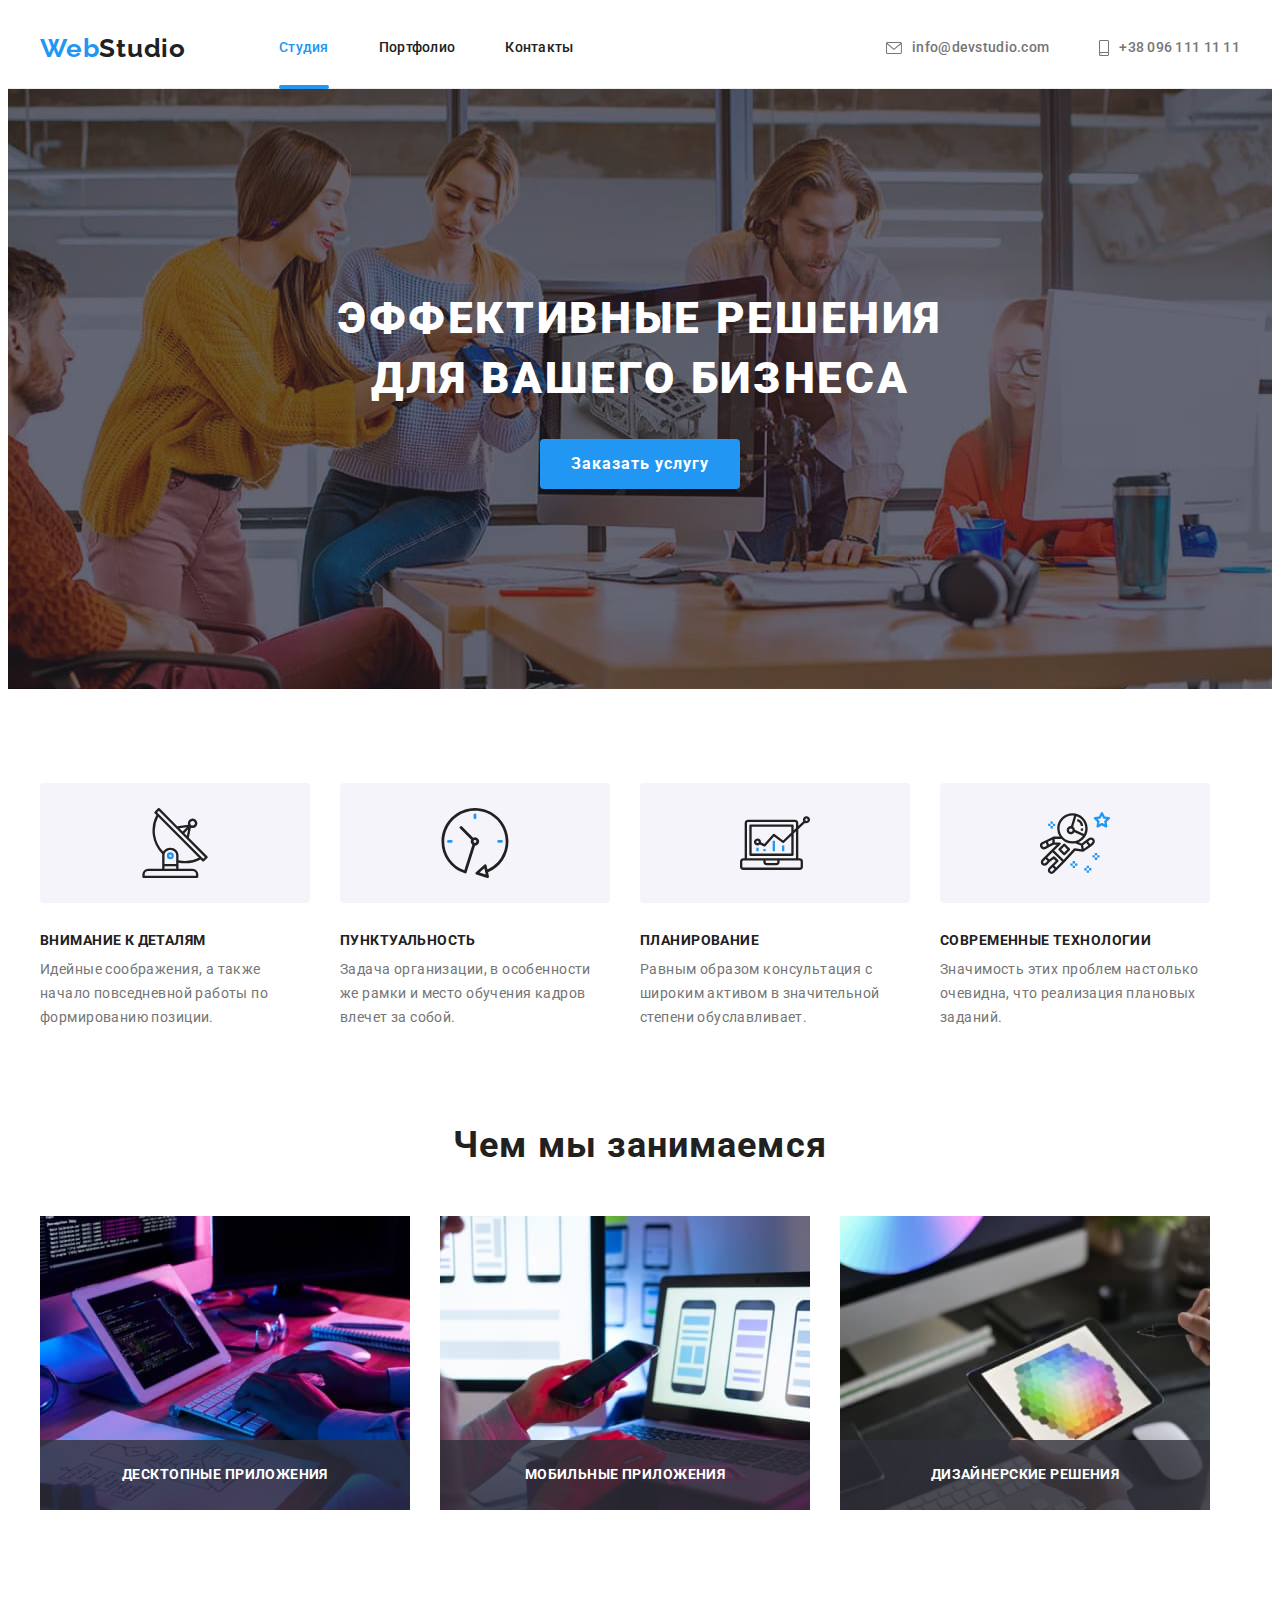
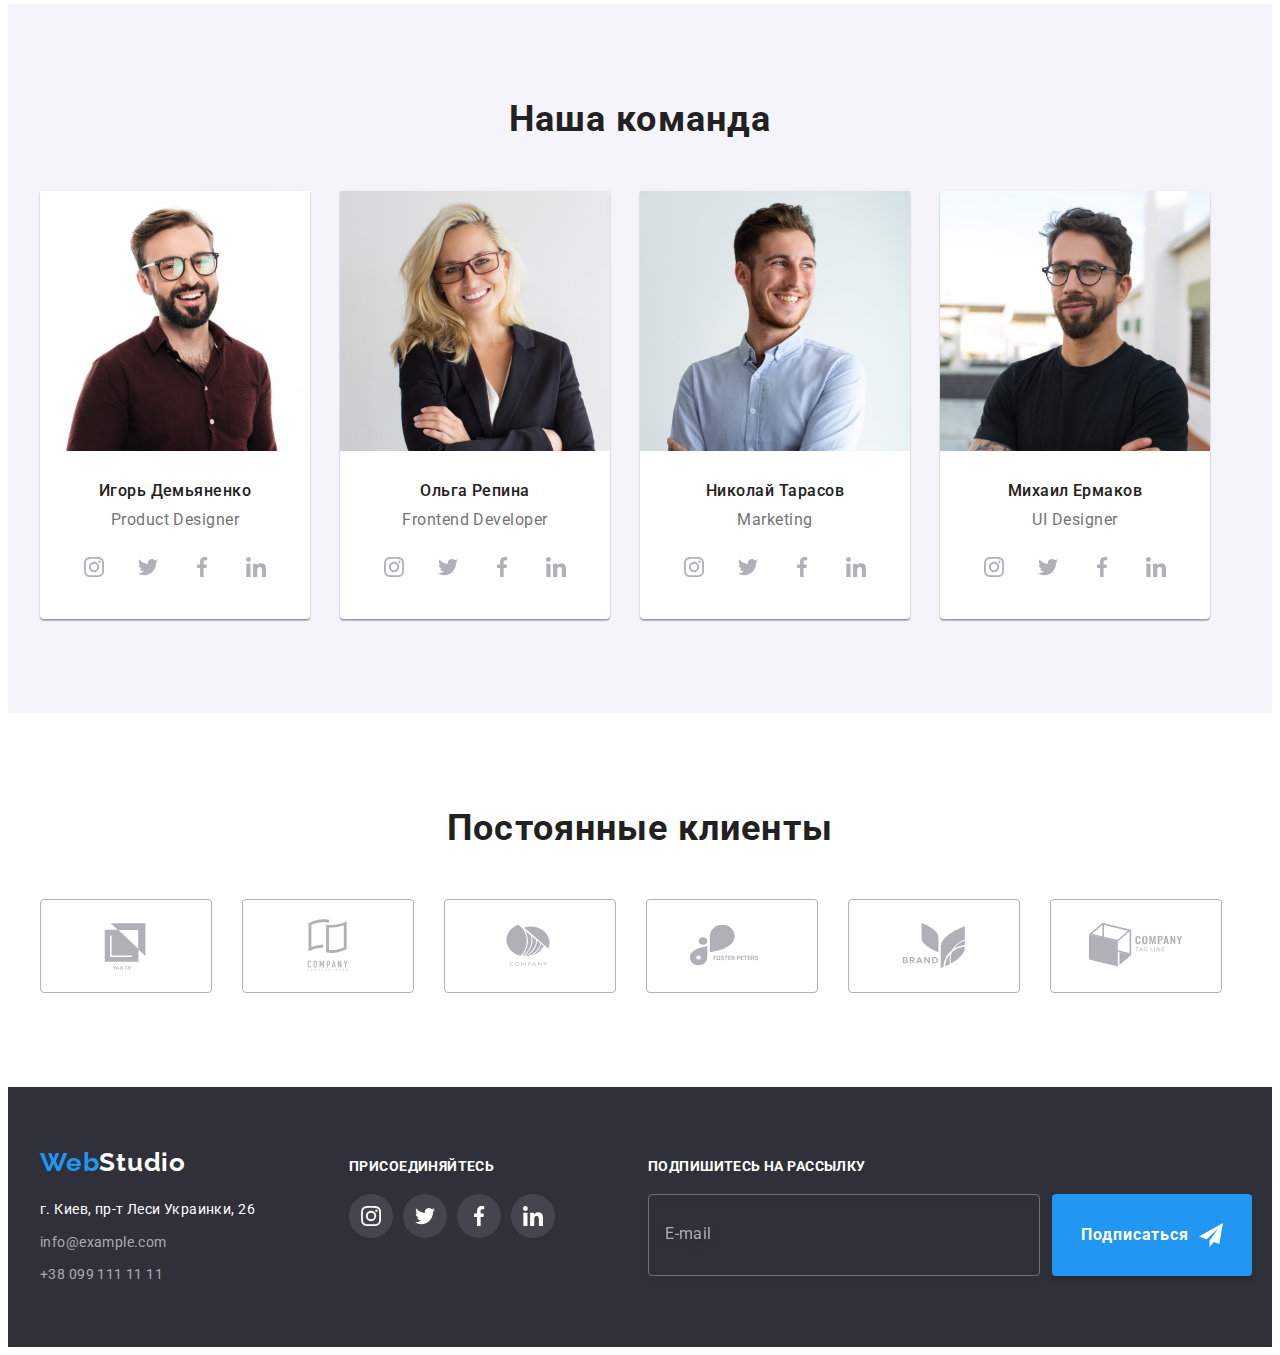
<file: index.html>
<!DOCTYPE html>
<html lang="ru">
  <head>
    <meta charset="UTF-8" />
    <meta http-equiv="X-UA-Compatible" content="IE=edge" />
    <meta name="viewport" content="width=device-width, initial-scale=1.0" />
    <title>Studio</title>
    <link rel="preconnect" href="https://fonts.googleapis.com" />
    <link rel="preconnect" href="https://fonts.gstatic.com" crossorigin />
    <link
      href="https://fonts.googleapis.com/css2?family=Raleway:wght@700&family=Roboto:wght@400;500;700;900&display=swap"
      rel="stylesheet"
    />
    <link
      rel="stylesheet"
      href="https://cdnjs.cloudflare.com/ajax/libs/modern-normalize/1.1.0/modern-normalize.min.css"
      integrity="sha512-wpPYUAdjBVSE4KJnH1VR1HeZfpl1ub8YT/NKx4PuQ5NmX2tKuGu6U/JRp5y+Y8XG2tV+wKQpNHVUX03MfMFn9Q=="
      crossorigin="anonymous"
      referrerpolicy="no-referrer"
    />
    <link rel="stylesheet" href="./css/styles.css" />
  </head>
  <body>
    <header class="section-header">
      <div class="container header">
        <a href="./index.html" class="logo"><span class="logo-color">Web</span>Studio</a>
        <nav class="navigation">
          <ul class="list">
            <li class="list-item"><a class="link current" href="./index.html">Студия</a></li>
            <li class="list-item"><a class="link" href="./portfolio.html">Портфолио</a></li>
            <li class="list-item"><a class="link" href="">Контакты</a></li>
          </ul>
        </nav>
        <ul class="contacts list">
          <li class="list-item">
            <a href="mailto:info@devstudio.com" class="link"
              ><svg class="mail-icon">
                <use href="./images/icons.svg#icon-mail"></use></svg
              >info@devstudio.com</a
            >
          </li>
          <li class="list-item">
            <a href="tel:+380961111111" class="link"
              ><svg class="smartphone-icon">
                <use href="./images/icons.svg#icon-smartphone"></use></svg
              >+38 096 111 11 11</a
            >
          </li>
        </ul>
      </div>
    </header>
    <main>
      <section class="section-hero">
        <div class="container">
          <h1 class="hero">
            Эффективные решения<br />
            для вашего бизнеса
          </h1>
          <button class="hero-button" type="button" data-modal-open>Заказать услугу</button>
        </div>
      </section>
      <section class="section-benefits">
        <div class="container">
          <h2 class="title visually-hidden">Преимущества</h2>
          <ul class="list list-benefits">
            <li class="list-item">
              <div class="benefits-item-thumb">
                <svg class="icon"><use href="./images/icons.svg#icon-antenna"></use></svg>
              </div>
              <h3 class="subtitle">Внимание к деталям</h3>
              <p class="text">
                Идейные соображения, а также начало повседневной работы по формированию позиции.
              </p>
            </li>
            <li class="list-item">
              <div class="benefits-item-thumb">
                <svg class="icon"><use href="./images/icons.svg#icon-clock"></use></svg>
              </div>
              <h3 class="subtitle">Пунктуальность</h3>
              <p class="text">
                Задача организации, в особенности же рамки и место обучения кадров влечет за собой.
              </p>
            </li>
            <li class="list-item">
              <div class="benefits-item-thumb">
                <svg class="icon"><use href="./images/icons.svg#icon-diagram"></use></svg>
              </div>
              <h3 class="subtitle">Планирование</h3>
              <p class="text">
                Равным образом консультация с широким активом в значительной степени обуславливает.
              </p>
            </li>
            <li class="list-item">
              <div class="benefits-item-thumb">
                <svg class="icon"><use href="./images/icons.svg#icon-astronaut"></use></svg>
              </div>
              <h3 class="subtitle">Современные технологии</h3>
              <p class="text">
                Значимость этих проблем настолько очевидна, что реализация плановых заданий.
              </p>
            </li>
          </ul>
        </div>
      </section>
      <section class="section-about">
        <div class="container">
          <h2 class="title">Чем мы занимаемся</h2>
          <ul class="list list-about">
            <li class="list-item">
              <div class="thumb">
                <img
                  class="about-img"
                  src="./images/img.jpg"
                  alt="Руки печатают на клавитуре"
                  width="370"
                />
                <div class="about-text-thumb">
                  <p class="about-text">Десктопные приложения</p>
                </div>
              </div>
            </li>
            <li class="list-item">
              <div class="thumb">
                <img
                  class="about-img"
                  src="./images/box2.jpg"
                  alt="Руки, ноутбук и телефон"
                  width="370"
                />
                <div class="about-text-thumb">
                  <p class="about-text">Мобильные приложения</p>
                </div>
              </div>
            </li>
            <li class="list-item">
              <div class="thumb">
                <img
                  class="about-img"
                  src="./images/box3.jpg"
                  alt="Планшет и стилус в руках"
                  width="370"
                />
                <div class="about-text-thumb">
                  <p class="about-text">Дизайнерские решения</p>
                </div>
              </div>
            </li>
          </ul>
        </div>
      </section>
      <section class="section-team">
        <div class="container">
          <h2 class="title">Наша команда</h2>
          <ul class="list list-team">
            <li class="list-item">
              <img
                class="team-img"
                src="./images/team1.jpg"
                alt="Портрет Игорь Демьяненко"
                width="270"
                height="260"
              />
              <div class="list-team-text">
                <h3 class="name">Игорь Демьяненко</h3>
                <p class="position">Product Designer</p>
                <div class="team-thumb">
                  <a class="link" href=""
                    ><svg class="team-icon">
                      <use href="./images/icons.svg#icon-instagram"></use></svg
                  ></a>
                  <a class="link" href=""
                    ><svg class="team-icon">
                      <use href="./images/icons.svg#icon-twitter"></use></svg
                  ></a>
                  <a class="link" href=""
                    ><svg class="team-icon">
                      <use href="./images/icons.svg#icon-facebook"></use></svg
                  ></a>
                  <a class="link" href=""
                    ><svg class="team-icon">
                      <use href="./images/icons.svg#icon-linkedin"></use></svg
                  ></a>
                </div>
              </div>
            </li>
            <li class="list-item">
              <img
                class="team-img"
                src="./images/team2.jpg"
                alt="Портрет Ольга Репина"
                width="270"
                height="260"
              />
              <div class="list-team-text">
                <h3 class="name">Ольга Репина</h3>
                <p class="position">Frontend Developer</p>
                <div class="team-thumb">
                  <a class="link" href=""
                    ><svg class="team-icon">
                      <use href="./images/icons.svg#icon-instagram"></use></svg
                  ></a>
                  <a class="link" href=""
                    ><svg class="team-icon">
                      <use href="./images/icons.svg#icon-twitter"></use></svg
                  ></a>
                  <a class="link" href=""
                    ><svg class="team-icon">
                      <use href="./images/icons.svg#icon-facebook"></use></svg
                  ></a>
                  <a class="link" href=""
                    ><svg class="team-icon">
                      <use href="./images/icons.svg#icon-linkedin"></use></svg
                  ></a>
                </div>
              </div>
            </li>
            <li class="list-item">
              <img
                class="team-img"
                src="./images/team3.jpg"
                alt="Портрет Николай Тарасов"
                width="270"
                height="260"
              />
              <div class="list-team-text">
                <h3 class="name">Николай Тарасов</h3>
                <p class="position">Marketing</p>
                <div class="team-thumb">
                  <a class="link" href=""
                    ><svg class="team-icon">
                      <use href="./images/icons.svg#icon-instagram"></use></svg
                  ></a>
                  <a class="link" href=""
                    ><svg class="team-icon">
                      <use href="./images/icons.svg#icon-twitter"></use></svg
                  ></a>
                  <a class="link" href=""
                    ><svg class="team-icon">
                      <use href="./images/icons.svg#icon-facebook"></use></svg
                  ></a>
                  <a class="link" href=""
                    ><svg class="team-icon">
                      <use href="./images/icons.svg#icon-linkedin"></use></svg
                  ></a>
                </div>
              </div>
            </li>
            <li class="list-item">
              <img
                class="team-img"
                src="./images/team4.jpg"
                alt="Портрет Михаил Ермаков"
                width="270"
                height="260"
              />
              <div class="list-team-text">
                <h3 class="name">Михаил Ермаков</h3>
                <p class="position">UI Designer</p>
                <div class="team-thumb">
                  <a class="link" href=""
                    ><svg class="team-icon">
                      <use href="./images/icons.svg#icon-instagram"></use></svg
                  ></a>
                  <a class="link" href=""
                    ><svg class="team-icon">
                      <use href="./images/icons.svg#icon-twitter"></use></svg
                  ></a>
                  <a class="link" href=""
                    ><svg class="team-icon">
                      <use href="./images/icons.svg#icon-facebook"></use></svg
                  ></a>
                  <a class="link" href=""
                    ><svg class="team-icon">
                      <use href="./images/icons.svg#icon-linkedin"></use></svg
                  ></a>
                </div>
              </div>
            </li>
          </ul>
        </div>
      </section>
      <section class="section-clients">
        <div class="container">
          <h2 class="title">Постоянные клиенты</h2>
          <ul class="list clients-list">
            <li class="list-item">
              <a class="link" href="">
                <svg class="clients-icon">
                  <use href="./images/icons.svg#icon-logo1"></use>
                </svg>
              </a>
            </li>
            <li class="list-item">
              <a class="link" href="">
                <svg class="clients-icon">
                  <use href="./images/icons.svg#icon-logo2"></use>
                </svg>
              </a>
            </li>
            <li class="list-item">
              <a class="link" href="">
                <svg class="clients-icon">
                  <use href="./images/icons.svg#icon-logo3"></use>
                </svg>
              </a>
            </li>
            <li class="list-item">
              <a class="link" href="">
                <svg class="clients-icon">
                  <use href="./images/icons.svg#icon-logo4"></use>
                </svg>
              </a>
            </li>
            <li class="list-item">
              <a class="link" href="">
                <svg class="clients-icon">
                  <use href="./images/icons.svg#icon-logo5"></use>
                </svg>
              </a>
            </li>
            <li class="list-item">
              <a class="link" href="">
                <svg class="clients-icon">
                  <use href="./images/icons.svg#icon-logo6"></use>
                </svg>
              </a>
            </li>
          </ul>
        </div>
      </section>
    </main>
    <footer class="footer">
      <div class="container">
        <div class="footer-contacts">
          <a href="./index.html" class="logo"><span class="logo-color">Web</span>Studio</a>
          <address>
            <ul class="list">
              <li class="list-item">
                <a class="link adress" href="">г. Киев, пр-т Леси Украинки, 26</a>
              </li>
              <li class="list-item">
                <a class="link" href="mailto:info@example.com">info@example.com</a>
              </li>
              <li class="list-item">
                <a class="link" href="tel:+380991111111">+38 099 111 11 11</a>
              </li>
            </ul>
          </address>
        </div>
        <div class="footer-join">
          <b class="text">Присоединяйтесь</b>
          <div class="footer-thumb">
            <a class="link" href=""
              ><svg class="footer-icon">
                <use href="./images/icons.svg#icon-instagram"></use></svg
            ></a>
            <a class="link" href=""
              ><svg class="footer-icon">
                <use href="./images/icons.svg#icon-twitter"></use></svg
            ></a>
            <a class="link" href=""
              ><svg class="footer-icon">
                <use href="./images/icons.svg#icon-facebook"></use></svg
            ></a>
            <a class="link" href=""
              ><svg class="footer-icon">
                <use href="./images/icons.svg#icon-linkedin"></use></svg
            ></a>
          </div>
        </div>
        <div class="footer-form">
          <b class="text">Подпишитесь на рассылку</b>
          <form class="">
            <label class="form-label">
              <input class="form-input" type="email" name="mail" placeholder="E-mail" />
              <button class="btn" type="submit">
                Подписаться<svg class="subscribe-icon" width="24" height="24">
                  <use href="./images/icons.svg#icon-send"></use>
                </svg>
              </button>
            </label>
          </form>
        </div>
      </div>
    </footer>
    <div class="backdrop is-hidden" data-modal>
      <div class="modal">
        <button class="modal-button" data-modal-close>
          <svg width="18" height="18" xmlns="http://www.w3.org/2000/svg">
            <path
              d="M15 4.108 13.892 3 9.5 7.392 5.108 3 4 4.108 8.392 8.5 4 12.892 5.108 14 9.5 9.608 13.892 14 15 12.892 10.608 8.5 15 4.108Z"
            />
          </svg>
        </button>
        <b class="modal-title">Оставьте свои данные, мы вам перезвоним</b>
        <form class="modal-form">
          <label class="modal-label">
            <span class="text">Имя</span>
            <input class="modal-input" type="text" name="name" />
            <svg class="modal-icon" width="18" height="18">
              <use href="./images/icons.svg#icon-personmodal"></use>
            </svg>
          </label>
          <label class="modal-label">
            <span class="text">Телефон</span>
            <input class="modal-input" type="tel" name="tel" />
            <svg class="modal-icon" width="18" height="18">
              <use href="./images/icons.svg#icon-phonemodal"></use>
            </svg>
          </label>
          <label class="modal-label">
            <span class="text">Почта</span>
            <input class="modal-input" type="email" name="mail" />
            <svg class="modal-icon" width="18" height="18">
              <use href="./images/icons.svg#icon-emailmodal"></use>
            </svg>
          </label>
          <label class="modal-label textarea" class="modal-label">
            <span class="text">Комментарий</span>
            <textarea class="modal-textarea" name="comment" placeholder="Введите текст"></textarea>
          </label>
          <label class="label-checkbox">
            <input class="checkbox" type="checkbox" name="license" value="yes" />
            <svg class="checkbox-icon" width="16" height="15">
              <use href="./images/icons.svg#icon-checkmodal"></use>
            </svg>
            <p class="license">
              Соглашаюсь с рассылкой и принимаю <a class="modal-link" href="">Условия договора</a>
            </p>
          </label>
          <button class="modal-btn" type="submit">Отправить</button>
        </form>
      </div>
    </div>
    <script src="./js/modal.js"></script>
  </body>
</html>
</file>
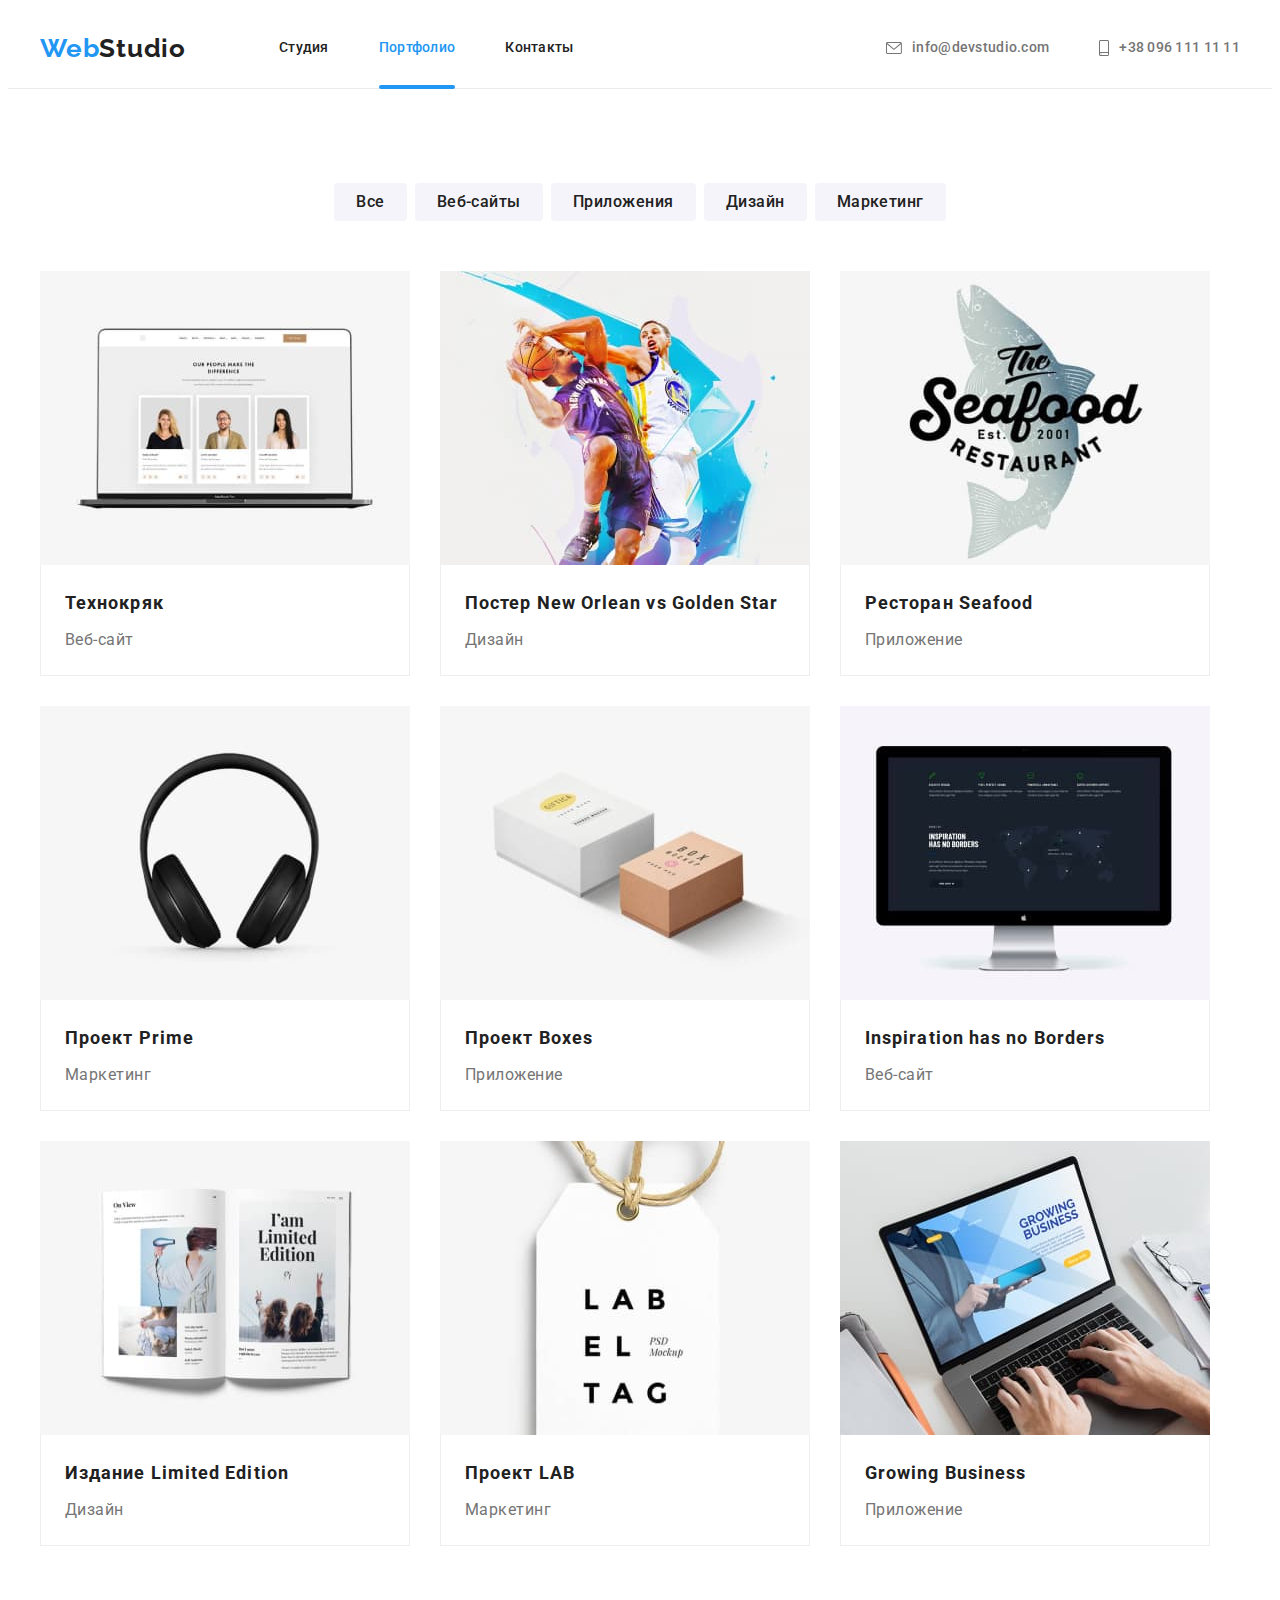
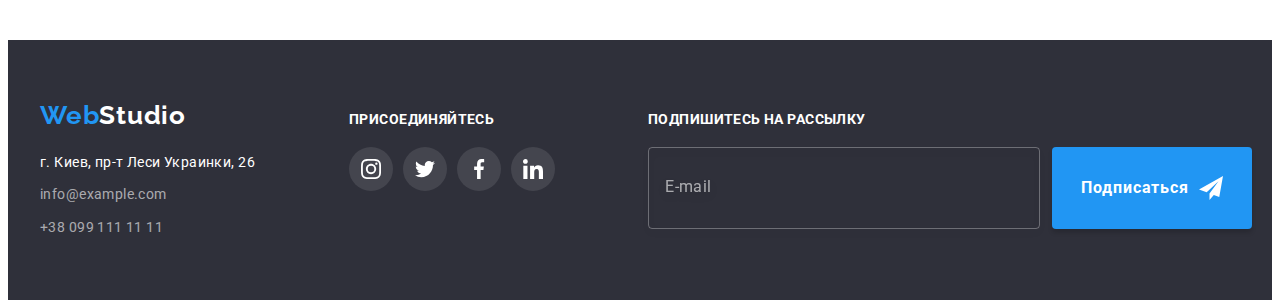
<file: portfolio.html>
<!DOCTYPE html>
<html lang="ru">
  <head>
    <meta charset="UTF-8" />
    <meta http-equiv="X-UA-Compatible" content="IE=edge" />
    <meta name="viewport" content="width=device-width, initial-scale=1.0" />
    <title>Portfolio</title>
    <link rel="preconnect" href="https://fonts.googleapis.com" />
    <link rel="preconnect" href="https://fonts.gstatic.com" crossorigin />
    <link
      href="https://fonts.googleapis.com/css2?family=Raleway:wght@700&family=Roboto:wght@400;500;700;900&display=swap"
      rel="stylesheet"
    />
    <link
      rel="stylesheet"
      href="https://cdnjs.cloudflare.com/ajax/libs/modern-normalize/1.1.0/modern-normalize.min.css"
      integrity="sha512-wpPYUAdjBVSE4KJnH1VR1HeZfpl1ub8YT/NKx4PuQ5NmX2tKuGu6U/JRp5y+Y8XG2tV+wKQpNHVUX03MfMFn9Q=="
      crossorigin="anonymous"
      referrerpolicy="no-referrer"
    />
    <link rel="stylesheet" href="./css/styles.css" />
  </head>
  <body>
    <header class="section-header">
      <div class="container header">
        <a href="./index.html" class="logo"><span class="logo-color">Web</span>Studio</a>
        <nav class="navigation">
          <ul class="list">
            <li class="list-item"><a href="./index.html" class="link">Студия</a></li>
            <li class="list-item"><a href="./portfolio.html" class="link current">Портфолио</a></li>
            <li class="list-item"><a href="" class="link">Контакты</a></li>
          </ul>
        </nav>
        <ul class="contacts list">
          <li class="list-item">
            <a href="mailto:info@devstudio.com" class="link"
              ><svg class="mail-icon">
                <use href="./images/icons.svg#icon-mail"></use></svg
              >info@devstudio.com</a
            >
          </li>
          <li class="list-item">
            <a href="tel:+380961111111" class="link"
              ><svg class="smartphone-icon">
                <use href="./images/icons.svg#icon-smartphone"></use></svg
              >+38 096 111 11 11</a
            >
          </li>
        </ul>
      </div>
    </header>
    <main>
      <section class="section-examples">
        <div class="container">
          <h1 class="title visually-hidden">Примеры работ</h1>
          <ul class="list list-btn">
            <li class="list-item"><button class="filter-button" type="button">Все</button></li>
            <li class="list-item">
              <button class="filter-button" type="button">Веб-сайты</button>
            </li>
            <li class="list-item">
              <button class="filter-button" type="button">Приложения</button>
            </li>
            <li class="list-item"><button class="filter-button" type="button">Дизайн</button></li>
            <li class="list-item">
              <button class="filter-button" type="button">Маркетинг</button>
            </li>
          </ul>
          <ul class="examples list">
            <li class="list-item">
              <a class="link" href=""
                ><div class="thumb">
                  <img
                    class="examples-img"
                    src="./images/img1.jpg"
                    alt="Карточки людей на экране ноутбука"
                    width="370"
                    height="294"
                  />
                  <p class="examples-img-text">
                    Технокряк это современная площадка распространения коронавируса. Компании
                    используют эту платформу для цифрового шпионажа и атак на защищённые сервера
                    конкурентов.
                  </p>
                </div>
                <div class="examples-link-text">
                  <h2 class="example-name">Технокряк</h2>
                  <p>Веб-сайт</p>
                </div>
              </a>
            </li>
            <li class="list-item">
              <a class="link" href=""
                ><div class="thumb">
                  <img
                    class="examples-img"
                    src="./images/img2.jpg"
                    alt="Баскетболисты в прыжке с мячем"
                    width="370"
                    height="294"
                  />
                  <p class="examples-img-text">
                    Технокряк это современная площадка распространения коронавируса. Компании
                    используют эту платформу для цифрового шпионажа и атак на защищённые сервера
                    конкурентов.
                  </p>
                </div>
                <div class="examples-link-text">
                  <h2 class="example-name">Постер New Orlean vs Golden Star</h2>
                  <p>Дизайн</p>
                </div></a
              >
            </li>
            <li class="list-item">
              <a class="link" href=""
                ><div class="thumb">
                  <img
                    class="examples-img"
                    src="./images/img3.jpg"
                    alt="Эмблема магазина в виде рыбы"
                    width="370"
                    height="294"
                  />
                  <p class="examples-img-text">
                    Технокряк это современная площадка распространения коронавируса. Компании
                    используют эту платформу для цифрового шпионажа и атак на защищённые сервера
                    конкурентов.
                  </p>
                </div>
                <div class="examples-link-text">
                  <h2 class="example-name">Ресторан Seafood</h2>
                  <p>Приложение</p>
                </div></a
              >
            </li>
            <li class="list-item">
              <a class="link" href=""
                ><div class="thumb">
                  <img
                    class="examples-img"
                    src="./images/img4.jpg"
                    alt="Наушники"
                    width="370"
                    height="294"
                  />
                  <p class="examples-img-text">
                    Технокряк это современная площадка распространения коронавируса. Компании
                    используют эту платформу для цифрового шпионажа и атак на защищённые сервера
                    конкурентов.
                  </p>
                </div>
                <div class="examples-link-text">
                  <h2 class="example-name">Проект Prime</h2>
                  <p>Маркетинг</p>
                </div></a
              >
            </li>
            <li class="list-item">
              <a class="link" href=""
                ><div class="thumb">
                  <img
                    class="examples-img"
                    src="./images/img5.jpg"
                    alt="Две коробки с надписями"
                    width="370"
                    height="294"
                  />
                  <p class="examples-img-text">
                    Технокряк это современная площадка распространения коронавируса. Компании
                    используют эту платформу для цифрового шпионажа и атак на защищённые сервера
                    конкурентов.
                  </p>
                </div>
                <div class="examples-link-text">
                  <h2 class="example-name">Проект Boxes</h2>
                  <p>Приложение</p>
                </div></a
              >
            </li>
            <li class="list-item">
              <a class="link" href=""
                ><div class="thumb">
                  <img
                    class="examples-img"
                    src="./images/img6.jpg"
                    alt="Монитор компьютера"
                    width="370"
                    height="294"
                  />
                  <p class="examples-img-text">
                    Технокряк это современная площадка распространения коронавируса. Компании
                    используют эту платформу для цифрового шпионажа и атак на защищённые сервера
                    конкурентов.
                  </p>
                </div>
                <div class="examples-link-text">
                  <h2 class="example-name">Inspiration has no Borders</h2>
                  <p>Веб-сайт</p>
                </div></a
              >
            </li>
            <li class="list-item">
              <a class="link" href=""
                ><div class="thumb">
                  <img
                    class="examples-img"
                    src="./images/img7.jpg"
                    alt="Развернутая книга"
                    width="370"
                    height="294"
                  />
                  <p class="examples-img-text">
                    Технокряк это современная площадка распространения коронавируса. Компании
                    используют эту платформу для цифрового шпионажа и атак на защищённые сервера
                    конкурентов.
                  </p>
                </div>
                <div class="examples-link-text">
                  <h2 class="example-name">Издание Limited Edition</h2>
                  <p>Дизайн</p>
                </div></a
              >
            </li>
            <li class="list-item">
              <a class="link" href=""
                ><div class="thumb">
                  <img
                    class="examples-img"
                    src="./images/img8.jpg"
                    alt="Лейбл с надпьсю"
                    width="370"
                    height="294"
                  />
                  <p class="examples-img-text">
                    Технокряк это современная площадка распространения коронавируса. Компании
                    используют эту платформу для цифрового шпионажа и атак на защищённые сервера
                    конкурентов.
                  </p>
                </div>
                <div class="examples-link-text">
                  <h2 class="example-name">Проект LAB</h2>
                  <p>Маркетинг</p>
                </div></a
              >
            </li>
            <li class="list-item">
              <a class="link" href=""
                ><div class="thumb">
                  <img
                    class="examples-img"
                    src="./images/img9.jpg"
                    alt="Ноутбук и руки печатающие"
                    width="370"
                    height="294"
                  />
                  <p class="examples-img-text">
                    Технокряк это современная площадка распространения коронавируса. Компании
                    используют эту платформу для цифрового шпионажа и атак на защищённые сервера
                    конкурентов.
                  </p>
                </div>
                <div class="examples-link-text">
                  <h2 class="example-name">Growing Business</h2>
                  <p>Приложение</p>
                </div></a
              >
            </li>
          </ul>
        </div>
      </section>
    </main>
    <footer class="footer">
      <div class="container">
        <div class="footer-contacts">
          <a href="./index.html" class="logo"><span class="logo-color">Web</span>Studio</a>
          <address>
            <ul class="list">
              <li class="list-item">
                <a class="link adress" href="">г. Киев, пр-т Леси Украинки, 26</a>
              </li>
              <li class="list-item">
                <a class="link" href="mailto:info@example.com">info@example.com</a>
              </li>
              <li class="list-item">
                <a class="link" href="tel:+380991111111">+38 099 111 11 11</a>
              </li>
            </ul>
          </address>
        </div>
        <div class="footer-join">
          <p class="text">Присоединяйтесь</p>
          <div class="footer-thumb">
            <a class="link" href=""
              ><svg class="footer-icon">
                <use href="./images/icons.svg#icon-instagram"></use></svg
            ></a>
            <a class="link" href=""
              ><svg class="footer-icon">
                <use href="./images/icons.svg#icon-twitter"></use></svg
            ></a>
            <a class="link" href=""
              ><svg class="footer-icon">
                <use href="./images/icons.svg#icon-facebook"></use></svg
            ></a>
            <a class="link" href=""
              ><svg class="footer-icon">
                <use href="./images/icons.svg#icon-linkedin"></use></svg
            ></a>
          </div>
        </div>
        <div class="footer-form">
          <b class="text">Подпишитесь на рассылку</b>
          <form class="">
            <label class="form-label">
              <input class="form-input" type="email" name="mail" placeholder="E-mail" />
              <button class="btn" type="submit">
                Подписаться<svg class="subscribe-icon" width="24" height="24">
                  <use href="./images/icons.svg#icon-send"></use>
                </svg>
              </button>
            </label>
          </form>
        </div>
      </div>
    </footer>
  </body>
</html>
</file>
<file: css/styles.css>
/* 
основной цвет текста color: #212121;
вторичный цвет текста color: #757575;
белый цвет текста color: #FFFFFF;
альтернативный цвет текста color: #2196F3;

цвет фона футер #2F303A;
цвет фона вторичный #F5F4FA;

*/

:root {
  --primaty-text-color: #757575;
  --secondary-text-color: #212121;
  --white--text-color: #ffffff;
  --white-bg-color: #fff;
  --accent-text-color: #2196f3;
  --secondary-bg-color: #f5f4fa;
  --footer-bg-color: #2f303a;
  --footer-adress-color: rgba(255, 255, 255, 0.6);
  --hero-bg-color: #c4c4c4;
  --decoration-color: #afb1b8;
}

body {
  font-family: Roboto, sans-serif;
  color: var(--primaty-text-color);
}

h1,
h2,
h3,
p,
ul {
  margin-top: 0;
  margin-bottom: 0;
}

.list {
  list-style-type: none;
  padding: 0;
  margin: 0;
}

.container {
  margin: 0 auto;
  max-width: 1200px;
  padding-left: 15px;
  padding-right: 15px;
}

/* HEADER */
.section-header {
  border-bottom: 1px solid #ececec;
}

.container.header {
  display: flex;
  align-items: center;
}

.visually-hidden {
  position: absolute;
  width: 1px;
  height: 1px;
  margin: -1px;
  border: 0;
  padding: 0;

  white-space: nowrap;
  clip-path: inset(100%);
  clip: rect(0 0 0 0);
  overflow: hidden;
}

/* Logo */

.logo {
  font-family: Raleway, sans-serif;
  font-weight: 700;
  font-size: 26px;
  line-height: 1.19;
  letter-spacing: 0.03em;
  text-decoration: none;
  color: var(--secondary-text-color);
  margin-right: 93px;
}

.logo-color {
  color: var(--accent-text-color);
}

/* Navigation */

.link {
  transition: color 250ms cubic-bezier(0.4, 0, 0.2, 1);
}

.navigation .link {
  display: block;
  font-weight: 500;
  font-size: 14px;
  line-height: 1.14;
  letter-spacing: 0.02em;
  text-decoration: none;
  color: var(--secondary-text-color);
  padding-top: 32px;
  padding-bottom: 32px;
}

.navigation .link:hover,
.navigation .link:focus {
  color: var(--accent-text-color);
}

.navigation .link.current {
  color: var(--accent-text-color);
  position: relative;
}

.navigation .link.current::after {
  content: '';
  position: absolute;
  bottom: -1px;
  display: block;
  width: 100%;
  height: 4px;
  background-color: var(--accent-text-color);
  border-radius: 2px;
}

.navigation .list {
  display: flex;
}

.navigation .list-item + .list-item {
  margin-left: 50px;
}

/* Contacts */

.contacts .link {
  color: var(--primaty-text-color);
  font-weight: 500;
  font-size: 14px;
  line-height: 1.14;
  letter-spacing: 0.02em;
  text-decoration: none;
  display: flex;
  align-items: center;
}

.contacts .link:hover,
.contacts .link:focus {
  color: var(--accent-text-color);
}

.contacts.list {
  display: flex;
  margin-left: auto;
}

.contacts.list .list-item + .list-item {
  margin-left: 50px;
}

.mail-icon {
  width: 16px;
  height: 12px;
  margin-right: 10px;
  fill: currentColor;
}

.smartphone-icon {
  width: 10px;
  height: 16px;
  margin-right: 10px;
  fill: currentColor;
}

/* Hero */

.section-hero {
  background-color: var(--hero-bg-color);
  background-image: linear-gradient(rgba(47, 48, 58, 0.4), rgba(47, 48, 58, 0.4)),
    url(../images/hero-bg.jpg);
  background-position: center;
  background-repeat: no-repeat;
  /* background-size: cover; */
  /* max-width: 1600px; */
  padding-top: 200px;
  padding-bottom: 200px;
  text-align: center;
}

.hero {
  margin-top: 0;
  margin-bottom: 30px;
  color: var(--white--text-color);
  font-weight: 900;
  font-size: 44px;
  line-height: 1.36;
  text-align: center;
  letter-spacing: 0.06em;
  text-transform: uppercase;
}

.hero-button {
  font-family: inherit;
  cursor: pointer;
  font-weight: 700;
  font-size: 16px;
  line-height: 1.87;
  letter-spacing: 0.06em;
  color: var(--white--text-color);
  background-color: var(--accent-text-color);
  min-width: 200px;
  padding-bottom: 10px;
  padding-top: 10px;
  box-shadow: 0px 4px 4px rgba(0, 0, 0, 0.15);
  border-radius: 4px;
  border: 0;
}

/* BACKDROP */

.backdrop {
  position: fixed;
  top: 0;
  bottom: 0;
  left: 0;
  right: 0;
  background-color: rgba(0, 0, 0, 0.2);
  transition: opacity 500ms cubic-bezier(0.4, 0, 0.2, 1),
    visibility 500ms cubic-bezier(0.4, 0, 0.2, 1);
}

.backdrop.is-hidden {
  opacity: 0;
  pointer-events: none;
  visibility: hidden;
}

.backdrop.is-hidden .modal {
  transform: translate(-50%, -50%) scale(0.7);
}

/* MODAL window */

.modal {
  position: absolute;
  top: 50%;
  left: 50%;
  transform: translate(-50%, -50%) scale(1);
  padding: 40px;
  width: 528px;
  height: 581px;
  background-color: var(--white-bg-color);
  box-shadow: 0px 1px 3px rgba(0, 0, 0, 0.12), 0px 1px 1px rgba(0, 0, 0, 0.14),
    0px 2px 1px rgba(0, 0, 0, 0.2);
  border-radius: 4px;
  opacity: 1;
  transition: transform 500ms cubic-bezier(0.4, 0, 0.2, 1);
}

.modal-button {
  position: absolute;
  right: 8px;
  top: 8px;
  display: flex;
  justify-content: center;
  align-items: center;
  padding: 0;
  /* margin-left: auto; */
  cursor: pointer;
  border: 1px solid rgba(0, 0, 0, 0.1);
  border-radius: 50%;
  width: 30px;
  height: 30px;
  background-color: var(--white-bg-color);
  fill: #000;
  transition: fill 250ms cubic-bezier(0.4, 0, 0.2, 1);
}

.modal-button:hover,
.modal-button:focus {
  fill: var(--accent-text-color);
  outline: 0;
}

.modal-title {
  display: block;
  font-weight: 700;
  font-size: 20px;
  line-height: 1.1;
  text-align: center;
  letter-spacing: 0.03em;
  color: var(--secondary-text-color);
  margin-bottom: 12px;
}

.modal-label {
  position: relative;
  display: block;
  margin-bottom: 10px;
}

.modal-label .text {
  display: block;
  margin-bottom: 4px;
  font-size: 12px;
  line-height: 1.17;
  letter-spacing: 0.01em;
}

.modal-input {
  padding: 12px;
  padding-left: 42px;
  width: 100%;
  height: 40px;
  border: 1px solid rgba(33, 33, 33, 0.2);
  border-radius: 4px;
  transition: border-color 250ms cubic-bezier(0.4, 0, 0.2, 1);
}

.modal-input:hover,
.modal-textarea:hover {
  border-color: var(--accent-text-color);
}

.modal-input:focus,
.modal-textarea:focus,
.checkbox:focus + .checkbox-icon {
  border-color: var(--accent-text-color);
  outline: 0;
}

.modal-input:hover + .modal-icon,
.modal-input:focus + .modal-icon {
  fill: var(--accent-text-color);
}

.modal-icon {
  position: absolute;
  bottom: 11px;
  left: 12px;
  transition: fill 250ms cubic-bezier(0.4, 0, 0.2, 1);
}

.textarea {
  margin-bottom: 20px;
}

.modal-textarea {
  padding: 12px 16px;
  width: 100%;
  height: 120px;
  border: 1px solid rgba(33, 33, 33, 0.2);
  border-radius: 4px;
  resize: none;
  transition: border-color 250ms cubic-bezier(0.4, 0, 0.2, 1);
}

.modal-textarea::placeholder {
  font-weight: 400;
  font-size: 14px;
  line-height: 1.14;
  letter-spacing: 0.01em;
  color: rgba(117, 117, 117, 0.5);
}

.checkbox {
  -webkit-appearance: none;
  -moz-appearance: none;
  appearance: none;
  position: absolute;
  /* .visually-hidden 
  position: absolute;
  width: 1px;
  height: 1px;
  margin: -1px;
  border: 0;
  padding: 0;
  
  white-space: nowrap;
  clip-path: inset(100%);
  clip: rect(0 0 0 0);
  overflow: hidden;
 */
}

.label-checkbox {
  display: inline-flex;
  align-items: center;
  justify-content: center;
  margin-bottom: 30px;
}

.checkbox-icon {
  fill: var(--white-bg-color);
  border: 2px solid #212121;
  border-radius: 2px;
  transition: border-color 250ms cubic-bezier(0.4, 0, 0.2, 1),
    fill 250ms cubic-bezier(0.4, 0, 0.2, 1);
}

.checkbox:checked + .checkbox-icon {
  border: 0 solid transparent;
  fill: var(--accent-text-color);
}

.modal-link {
  color: var(--accent-text-color);
}

.license {
  font-style: normal;
  font-weight: normal;
  font-size: 14px;
  line-height: 1.71;
  letter-spacing: 0.03em;
  margin-left: 7px;
}

.modal-btn {
  display: block;
  text-align: center;
  font-family: inherit;
  cursor: pointer;
  font-weight: 700;
  font-size: 16px;
  line-height: 1.87;
  letter-spacing: 0.06em;
  color: var(--white--text-color);
  background-color: var(--accent-text-color);
  min-width: 200px;
  padding-bottom: 10px;
  padding-top: 10px;
  margin: 0 auto;
  box-shadow: 0px 4px 4px rgba(0, 0, 0, 0.15);
  border-radius: 4px;
  border: 0;
  transition: background-color 250ms cubic-bezier(0.4, 0, 0.2, 1);
}

.modal-btn:hover,
.modal-btn:focus {
  background-color: #188ce8;
  outline: 0;
}

/* Benefits */

.section-benefits {
  padding-top: 94px;
}

.list-benefits {
  display: flex;
}

.list-benefits .list-item {
  width: 270px;
}

.list-benefits .list-item + .list-item {
  margin-left: 30px;
}

.benefits-item-thumb {
  width: 270px;
  height: 120px;
  margin-bottom: 30px;
  background-color: var(--secondary-bg-color);
  border-radius: 4px;
  display: flex;
  justify-content: center;
  align-items: center;
}

.icon {
  width: 70px;
  height: 70px;
}

.title {
  font-weight: 700;
  font-size: 36px;
  line-height: 1.17;
  text-align: center;
  letter-spacing: 0.03em;
  color: var(--secondary-text-color);
  margin-bottom: 50px;
}

.subtitle {
  font-weight: 700;
  font-size: 14px;
  line-height: 1.14;
  letter-spacing: 0.03em;
  text-transform: uppercase;
  color: var(--secondary-text-color);
  margin-bottom: 10px;
}

.list .text {
  font-size: 14px;
  line-height: 1.71;
  letter-spacing: 0.03em;
}

/* ABOUT */

.section-about {
  padding: 94px 0;
}

.list-about {
  display: flex;
}

.list-about .list-item + .list-item {
  margin-left: 30px;
}

.list-about .thumb {
  position: relative;
}

.about-text {
  font-weight: 700;
  font-size: 14px;
  line-height: 1.14;
  text-align: center;
  letter-spacing: 0.03em;
  text-transform: uppercase;
  color: var(--white--text-color);
}

.about-text-thumb {
  position: absolute;
  bottom: 0;
  width: 370px;
  padding-top: 27px;
  padding-bottom: 27px;
  background: rgba(47, 48, 58, 0.8);
}

.about-img {
  display: block;
}

/* Our Team */

.section-team {
  background-color: var(--secondary-bg-color);
  padding: 94px 0;
}

.list-team {
  display: flex;
}

.list-team .list-item {
  box-shadow: 0px 1px 3px rgba(0, 0, 0, 0.12), 0px 1px 1px rgba(0, 0, 0, 0.14),
    0px 2px 1px rgba(0, 0, 0, 0.2);
  border-radius: 0px 0px 4px 4px;
  background-color: var(--white-bg-color);
}

.list-team .list-item + .list-item {
  margin-left: 30px;
}

.team-img {
  display: block;
}

.list-team-text {
  padding-top: 30px;
  padding-bottom: 30px;
}

.name {
  font-weight: 500;
  font-size: 16px;
  line-height: 1.19;
  text-align: center;
  letter-spacing: 0.03em;
  color: var(--secondary-text-color);
  margin-bottom: 10px;
}

.position {
  font-weight: 400;
  font-size: 16px;
  line-height: 1.19;
  text-align: center;
  letter-spacing: 0.03em;
  margin-bottom: 16px;
}

.team-thumb {
  display: flex;
  justify-content: center;
  align-items: center;
}

.team-thumb .link {
  display: flex;
  justify-content: center;
  align-items: center;
  width: 44px;
  height: 44px;
  border-radius: 50%;
  fill: var(--decoration-color);
  transition: background-color 250ms cubic-bezier(0.4, 0, 0.2, 1),
    fill 250ms cubic-bezier(0.4, 0, 0.2, 1);
}

.team-thumb .link:not(:last-child) {
  margin-right: 10px;
}

.team-thumb .link:hover,
.team-thumb .link:focus {
  background-color: var(--accent-text-color);
  fill: var(--white--text-color);
}

.team-icon {
  width: 20px;
  height: 20px;
}

/* Clients */

.section-clients {
  padding-top: 94px;
  padding-bottom: 94px;
}

.clients-list {
  display: flex;
}

.clients-list .list-item:not(:last-child) {
  margin-right: 30px;
}

.clients-list .link {
  display: flex;
  justify-content: center;
  align-items: center;
  width: 170px;
  height: 92px;
  border: 1px solid #afb1b8;
  border-radius: 4px;
  color: var(--decoration-color);
  transition: color 250ms cubic-bezier(0.4, 0, 0.2, 1), fill 250ms cubic-bezier(0.4, 0, 0.2, 1),
    border-color 250ms cubic-bezier(0.4, 0, 0.2, 1);
}

.clients-list .link:hover,
.clients-list .link:focus {
  color: var(--accent-text-color);
  fill: var(--accent-text-color);
  border-color: var(--accent-text-color);
}

.clients-icon {
  fill: currentColor;
  width: 106px;
  height: 60px;
}

/* Footer */

.footer {
  background-color: var(--footer-bg-color);
  padding: 60px 0;
}

.footer .container {
  display: flex;
  align-items: baseline;
}

.footer .logo {
  display: block;
  color: var(--white--text-color);
  margin-bottom: 20px;
}

.footer .link {
  font-style: normal;
  font-size: 14px;
  line-height: 1.71;
  letter-spacing: 0.03em;
  text-decoration: none;
  color: var(--footer-adress-color);
}

.footer .list-item:not(:last-child) {
  margin-bottom: 9px;
}

.footer .link.adress {
  color: var(--white--text-color);
}

.footer .link:hover,
.footer .link:focus {
  color: var(--accent-text-color);
}

.footer-join {
  margin-left: 70px;
  margin-right: 93px;
}

.footer-join .text,
.footer-form .text {
  display: block;
  font-weight: 700;
  font-size: 14px;
  line-height: calc(16 / 14);
  letter-spacing: 0.03em;
  text-transform: uppercase;

  color: var(--white--text-color);
  margin-bottom: 20px;
}

.footer-thumb {
  display: flex;
  /* justify-content: center; */
  /* align-items: center; */
}

.footer-icon {
  width: 20px;
  height: 20px;
}

.footer-thumb .link {
  display: flex;
  justify-content: center;
  align-items: center;
  width: 44px;
  height: 44px;
  border-radius: 50%;
  background-color: rgba(255, 255, 255, 0.1);
  fill: var(--white--text-color);
  transition: background-color 250ms cubic-bezier(0.4, 0, 0.2, 1);
}

.footer-thumb .link:not(:last-child) {
  margin-right: 10px;
}

.footer-thumb .link:hover,
.footer-thumb .link:focus {
  background-color: var(--accent-text-color);
}

.form-label {
  display: flex;
  margin: 0;
}

.form-input {
  display: flex;
  width: 358px;
  height: 50px;
  padding: 15px 16px;
  border: 1px solid rgba(255, 255, 255, 0.3);
  filter: drop-shadow(0px 4px 4px rgba(0, 0, 0, 0.15));
  border-radius: 4px;
  background-color: transparent;
  color: var(--white--text-color);
}

.form-input::placeholder {
  font-family: 'Roboto';
  font-style: normal;
  font-weight: 400;
  font-size: 16px;
  line-height: 1.25;
  letter-spacing: 0.03em;
  color: rgba(255, 255, 255, 0.6);
}

.footer-form .btn {
  display: inline-flex;
  justify-content: center;
  align-items: center;
  font-family: inherit;
  cursor: pointer;
  font-weight: 700;
  font-size: 16px;
  line-height: 1.87;
  letter-spacing: 0.06em;
  color: var(--white--text-color);
  background-color: var(--accent-text-color);
  min-width: 200px;
  padding-bottom: 10px;
  padding-top: 10px;
  margin-left: 12px;
  box-shadow: 0px 4px 4px rgba(0, 0, 0, 0.15);
  border-radius: 4px;
  border: 0;
}

.subscribe-icon {
  margin-left: 10px;
}

/* 

------PORTFOLIO PAGE-------

 */

/* Filter-buttons */

.section-examples {
  padding-top: 94px;
  padding-bottom: 94px;
}

.list-btn {
  display: flex;
  justify-content: center;
  margin-bottom: 50px;
}
.list-btn .list-item + .list-item {
  margin-left: 8px;
}

.filter-button {
  font-family: inherit;
  font-weight: 500;
  font-size: 16px;
  line-height: 1.62;
  text-align: center;
  letter-spacing: 0.03em;
  cursor: pointer;
  color: var(--secondary-text-color);
  background-color: var(--secondary-bg-color);
  padding: 6px 22px;
  border-radius: 4px;
  border: 0;
  transition: background-color 250ms cubic-bezier(0.4, 0, 0.2, 1),
    color 250ms cubic-bezier(0.4, 0, 0.2, 1), box-shadow 250ms cubic-bezier(0.4, 0, 0.2, 1);
}

.filter-button:hover,
.filter-button:focus {
  color: var(--white--text-color);
  background-color: var(--accent-text-color);
  box-shadow: 0px 3px 1px rgba(0, 0, 0, 0.1), 0px 1px 2px rgba(0, 0, 0, 0.08),
    0px 2px 2px rgba(0, 0, 0, 0.12);
  border-radius: 4px;
}

/* EXAMPLES */

.examples-img {
  display: block;
}

.examples-link-text {
  padding-top: 20px;
  padding-bottom: 20px;
  padding-left: 24px;
  padding-right: 24px;
  border-right: 1px solid #eeeeee;
  border-left: 1px solid #eeeeee;
  border-bottom: 1px solid #eeeeee;
}

.examples.list {
  display: flex;
  flex-wrap: wrap;
}

.examples .thumb {
  position: relative;
  overflow: hidden;
}

.examples-img-text {
  position: absolute;
  top: 0;
  bottom: 0;
  transform: translateY(100%);
  transition: transform 250ms cubic-bezier(0.4, 0, 0.2, 1);
  padding: 63px 24px;
  font-size: 18px;
  line-height: 1.56;
  color: var(--white--text-color);
  letter-spacing: 0.03em;
  width: 370px;
  background-color: rgba(33, 150, 243, 0.9);
}

.examples .list-item:hover .examples-img-text {
  transform: translateY(0);
}

.examples.list .list-item {
  margin-right: 30px;
  margin-bottom: 30px;
  transition: box-shadow 250ms cubic-bezier(0.4, 0, 0.2, 1);
}

.examples.list .list-item:hover {
  box-shadow: 0px 1px 1px rgba(0, 0, 0, 0.12), 0px 4px 4px rgba(0, 0, 0, 0.06),
    1px 4px 6px rgba(0, 0, 0, 0.16);
}

.examples.list .list-item:nth-child(3n) {
  margin-right: 0;
}

.examples.list .list-item:nth-last-child(-n + 3) {
  margin-bottom: 0;
}

.examples .link {
  font-size: 16px;
  line-height: 1.87;
  letter-spacing: 0.03em;
  text-decoration: none;
  color: var(--primaty-text-color);
}

.example-name {
  font-weight: 700;
  font-size: 18px;
  line-height: 2;
  letter-spacing: 0.06em;
  color: var(--secondary-text-color);
  margin-bottom: 4px;
}
</file>
